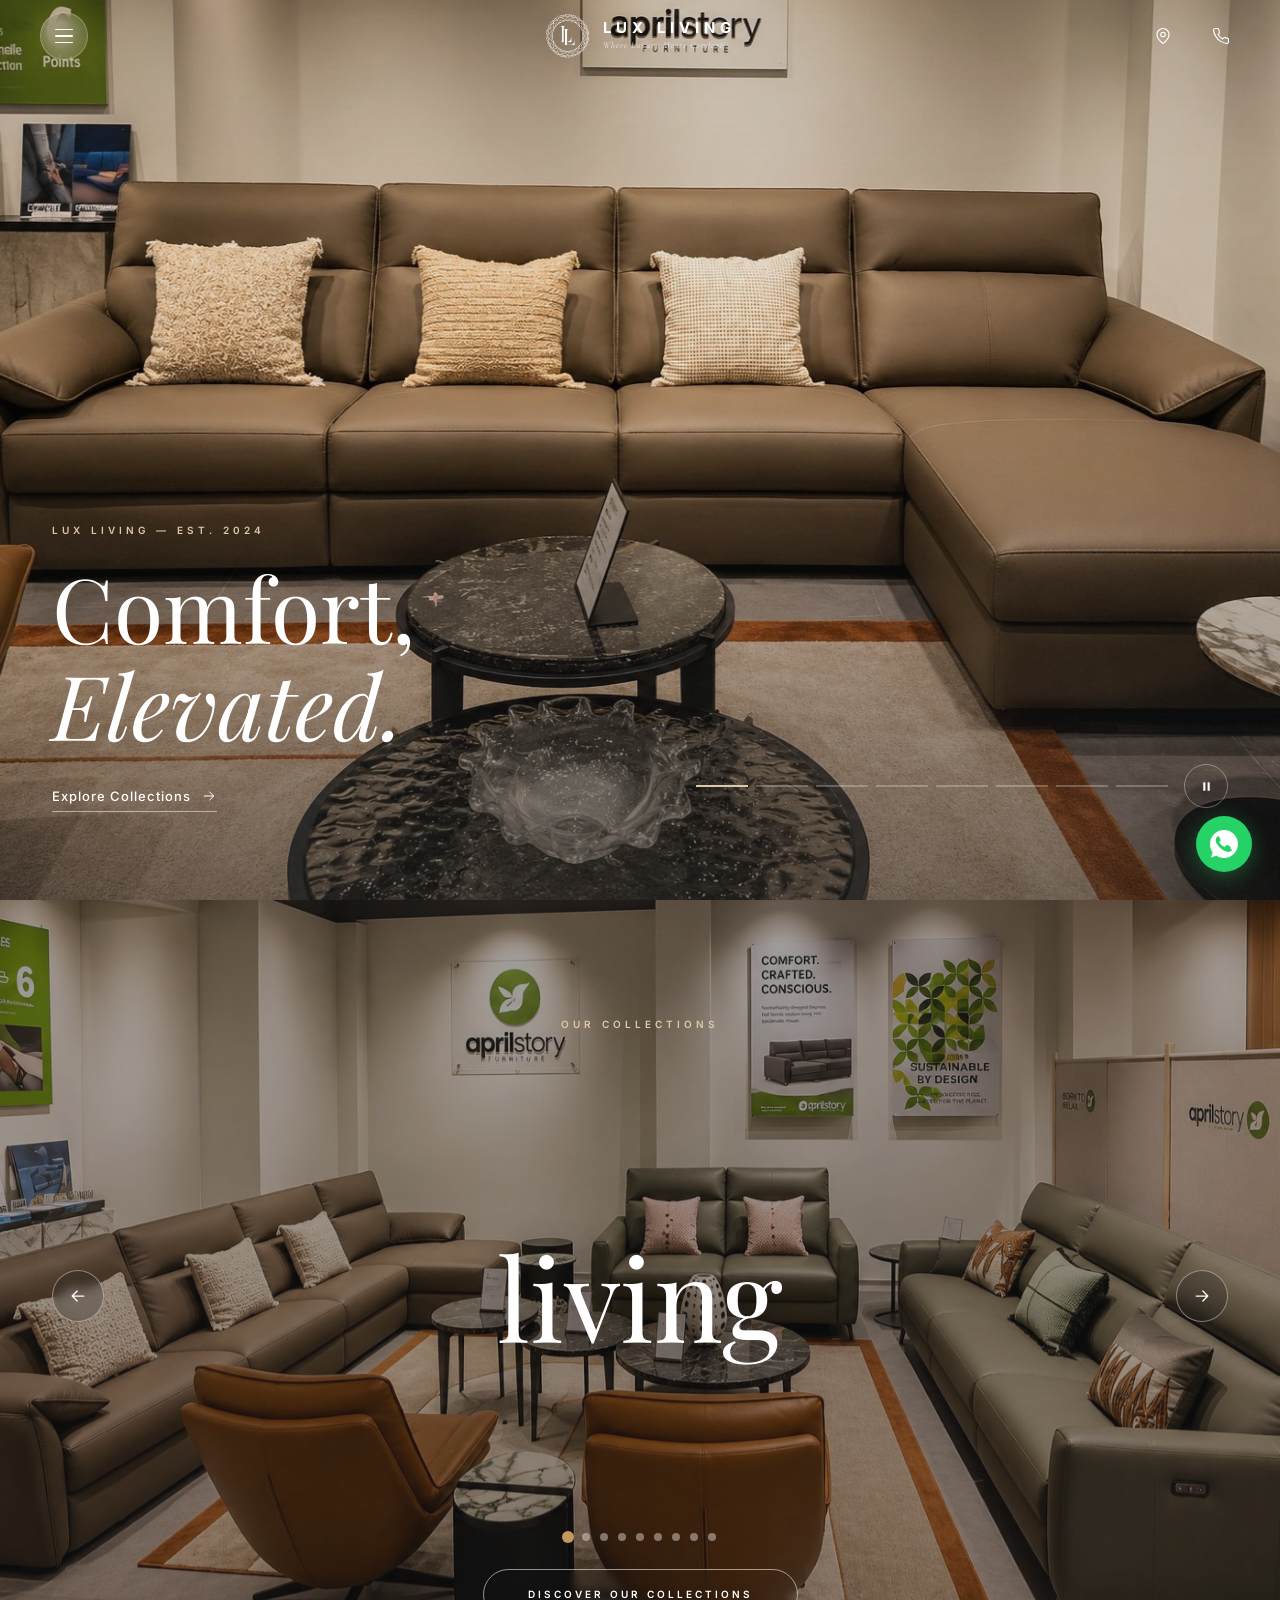
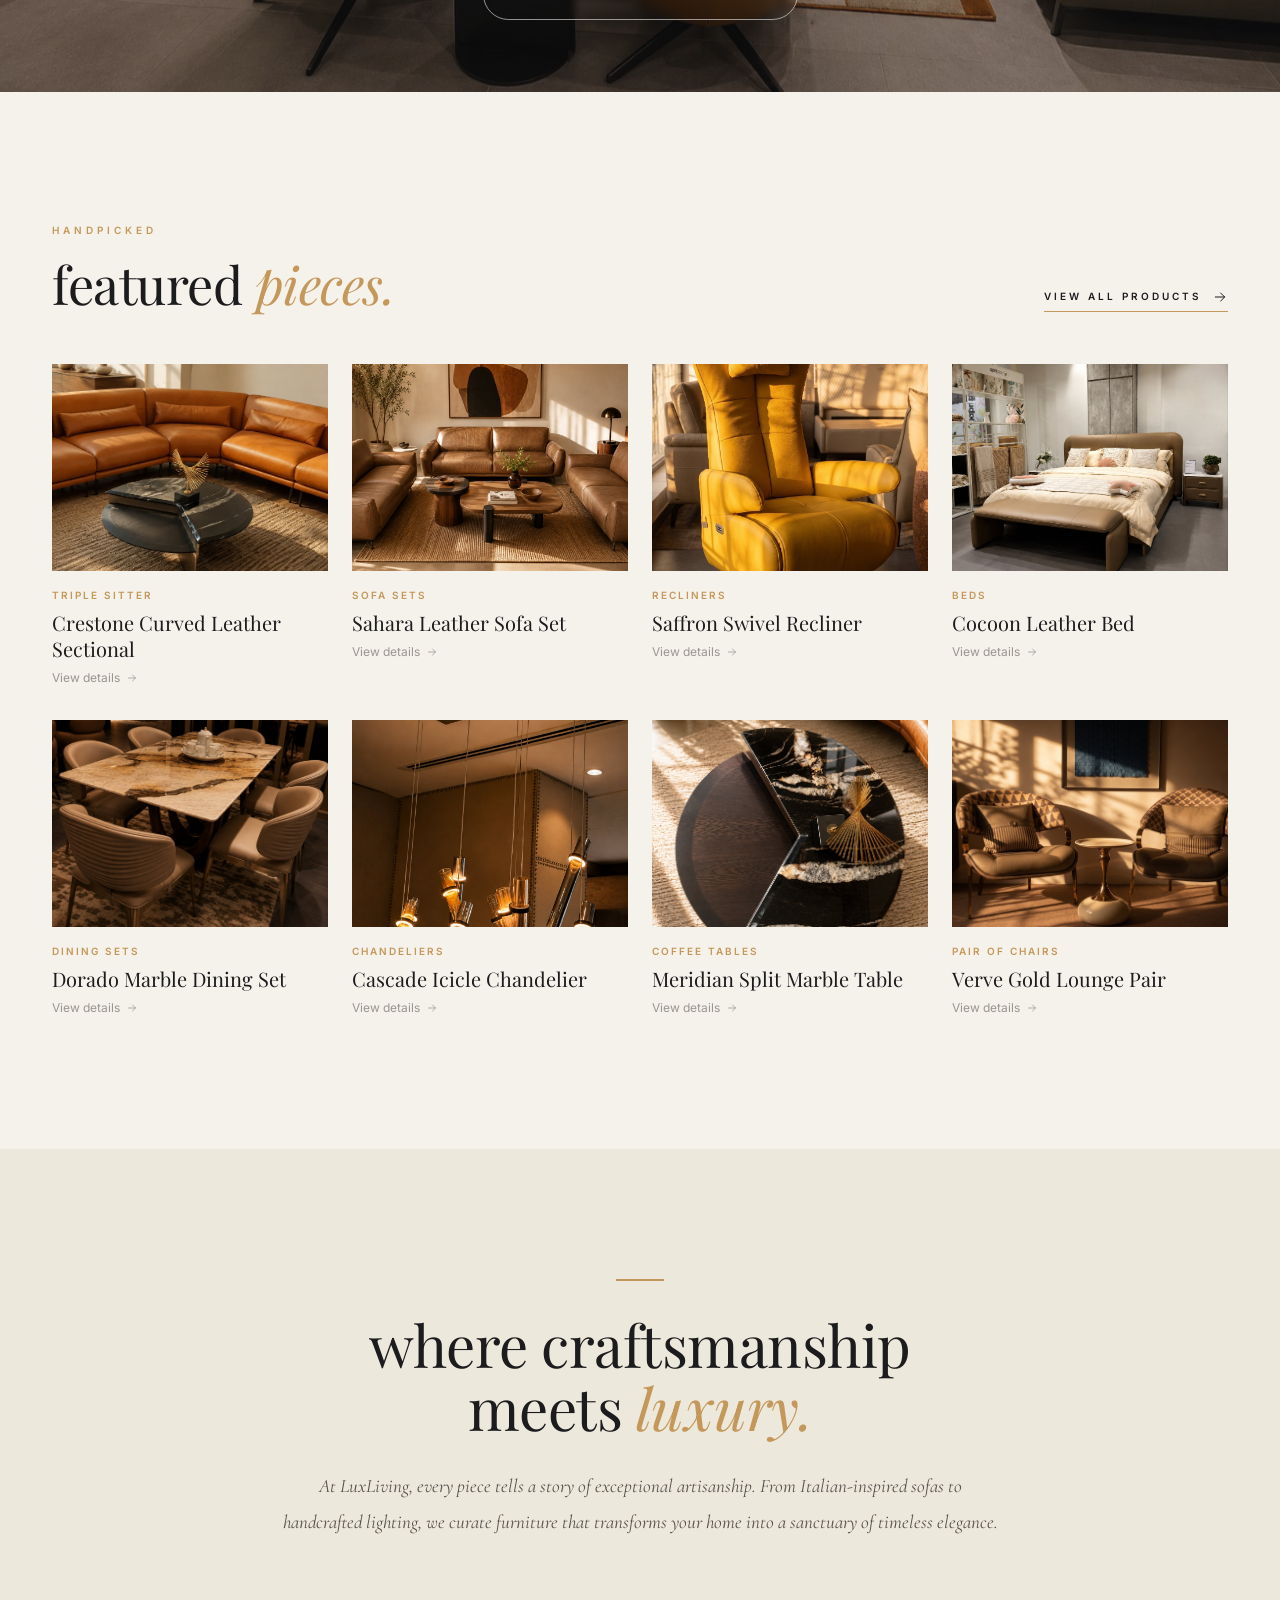
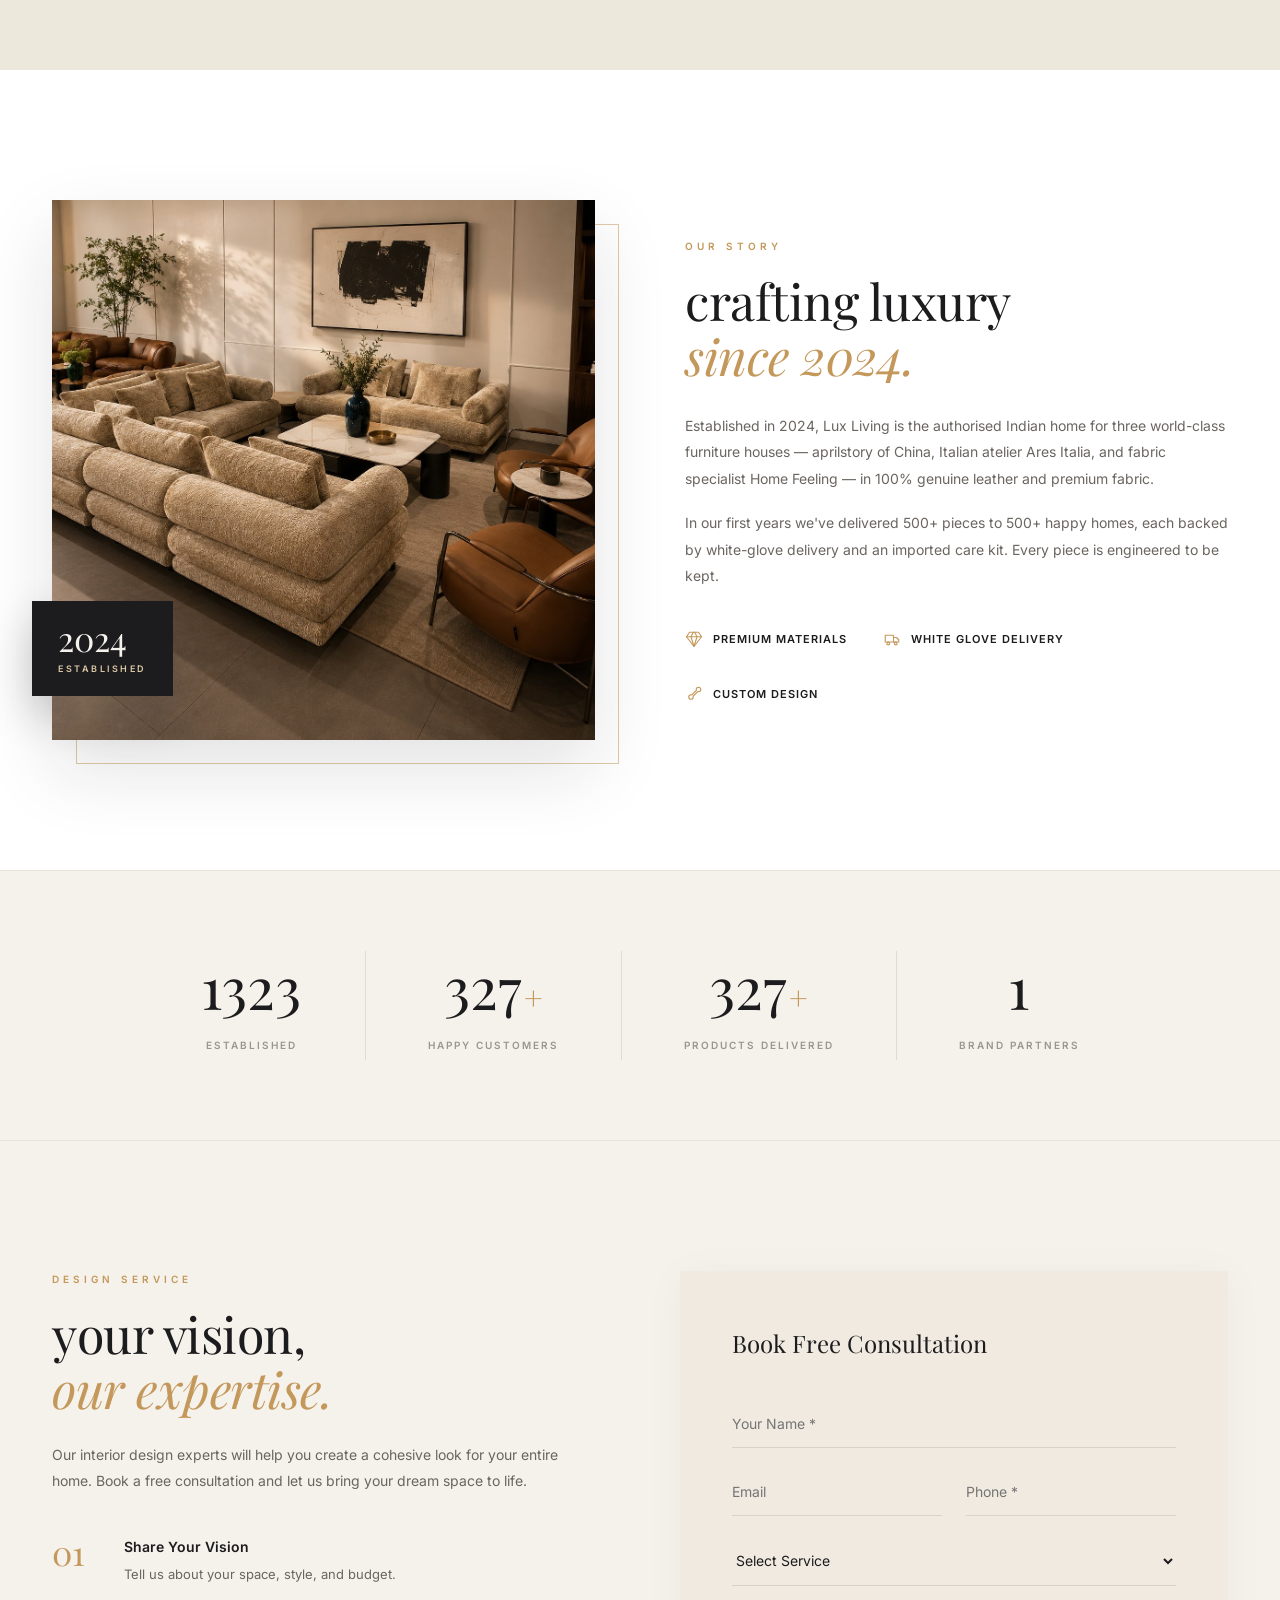
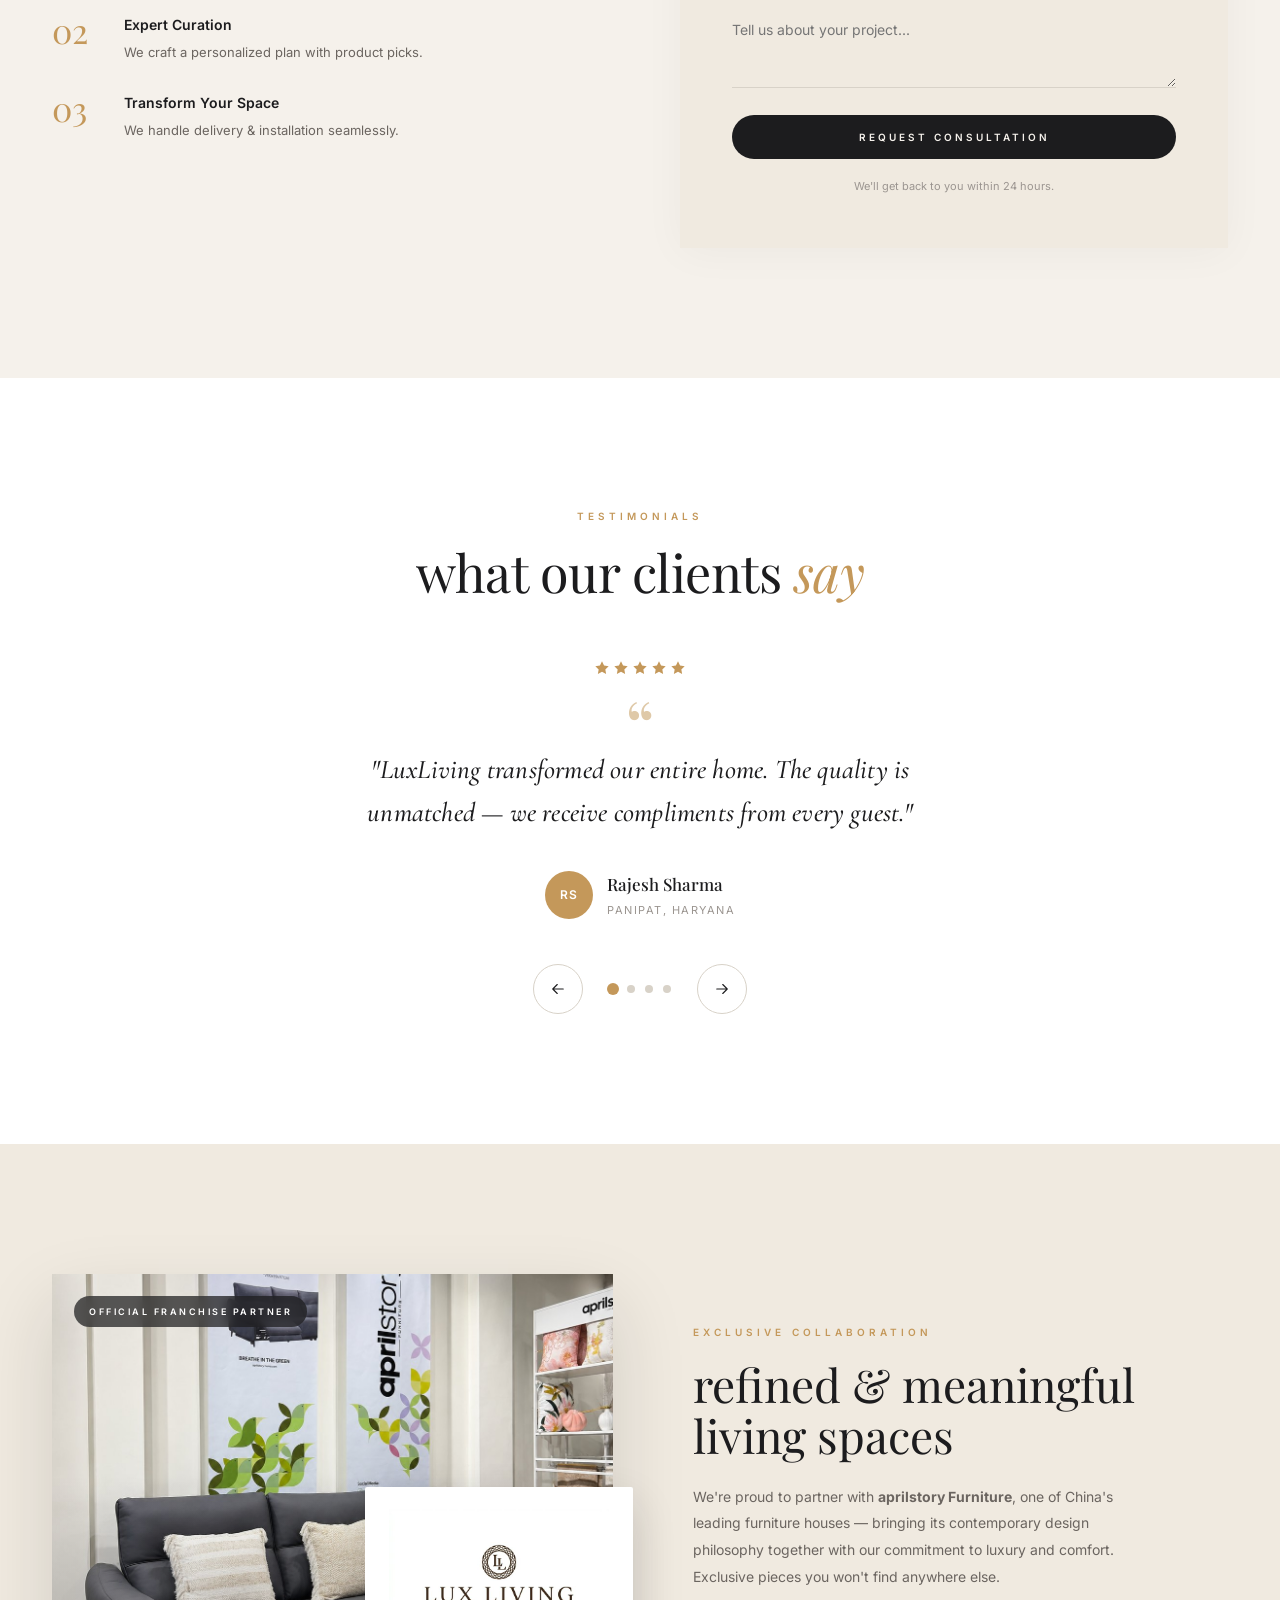
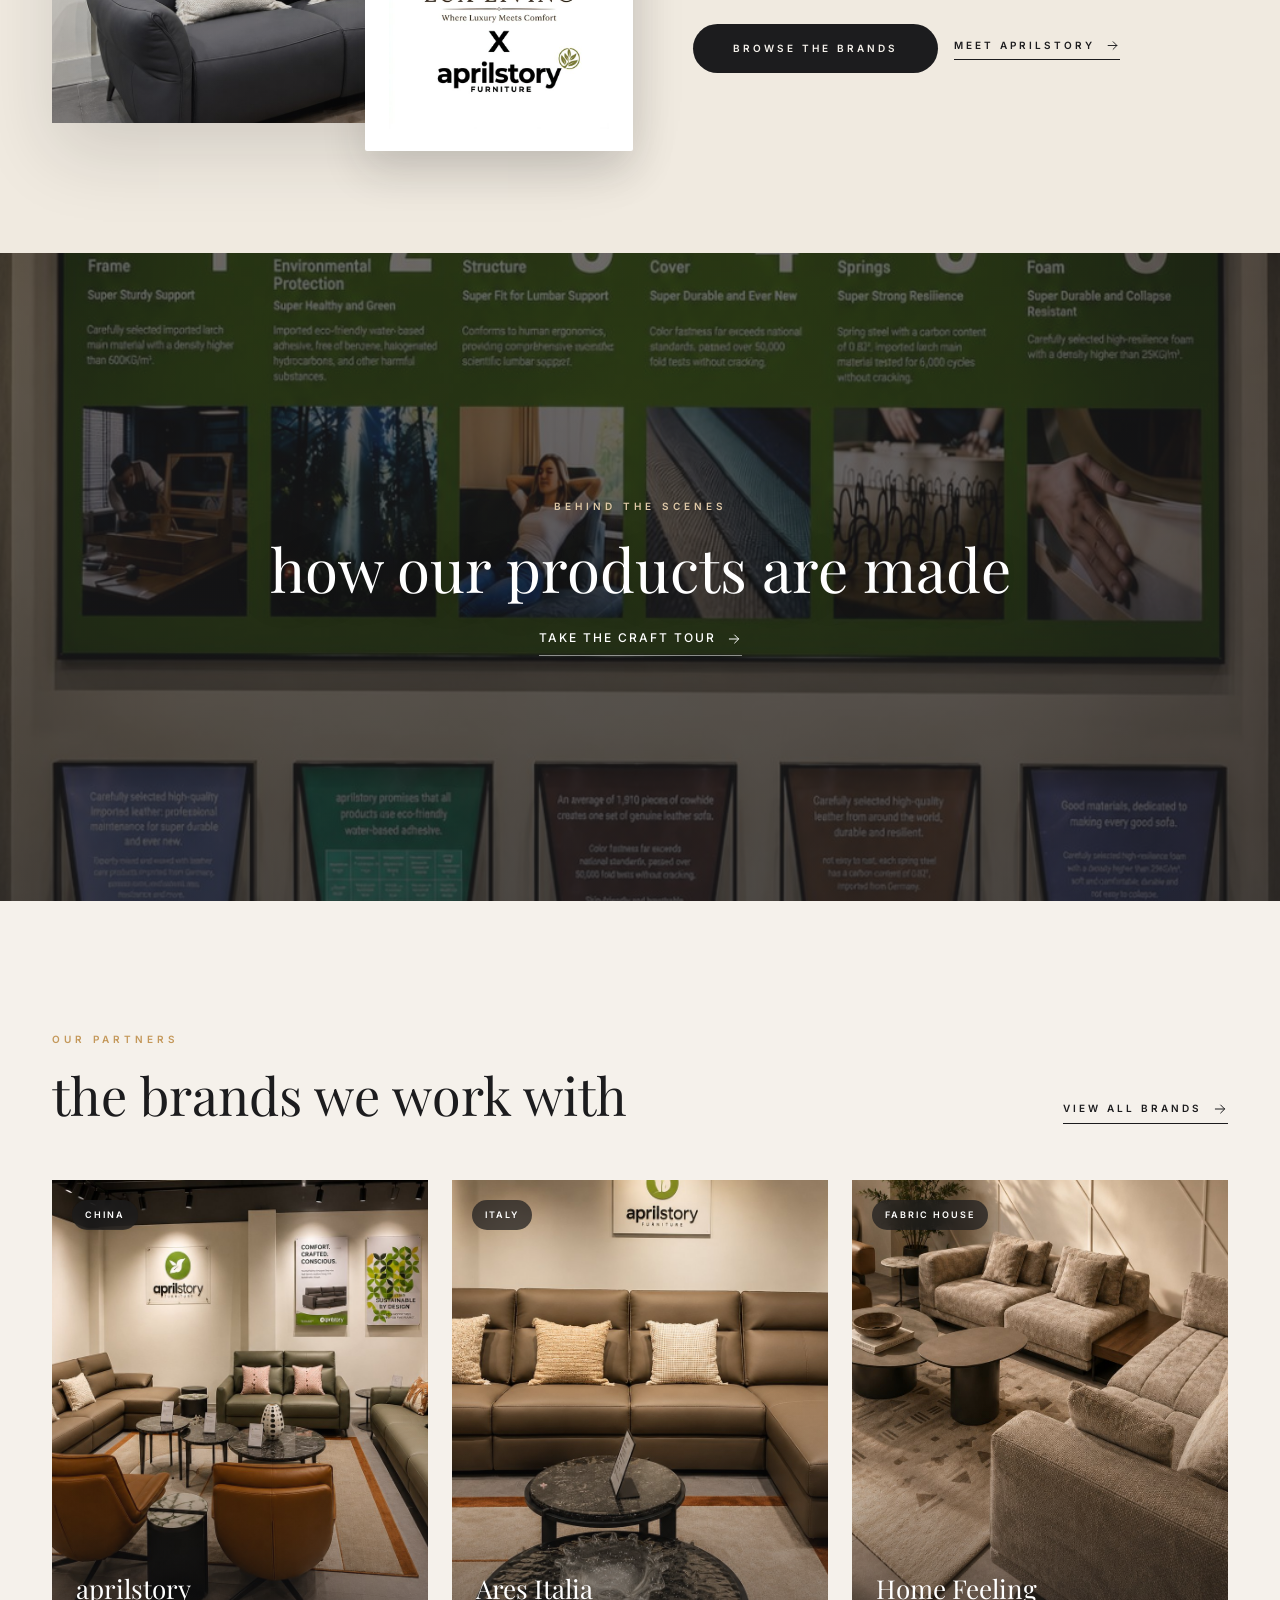
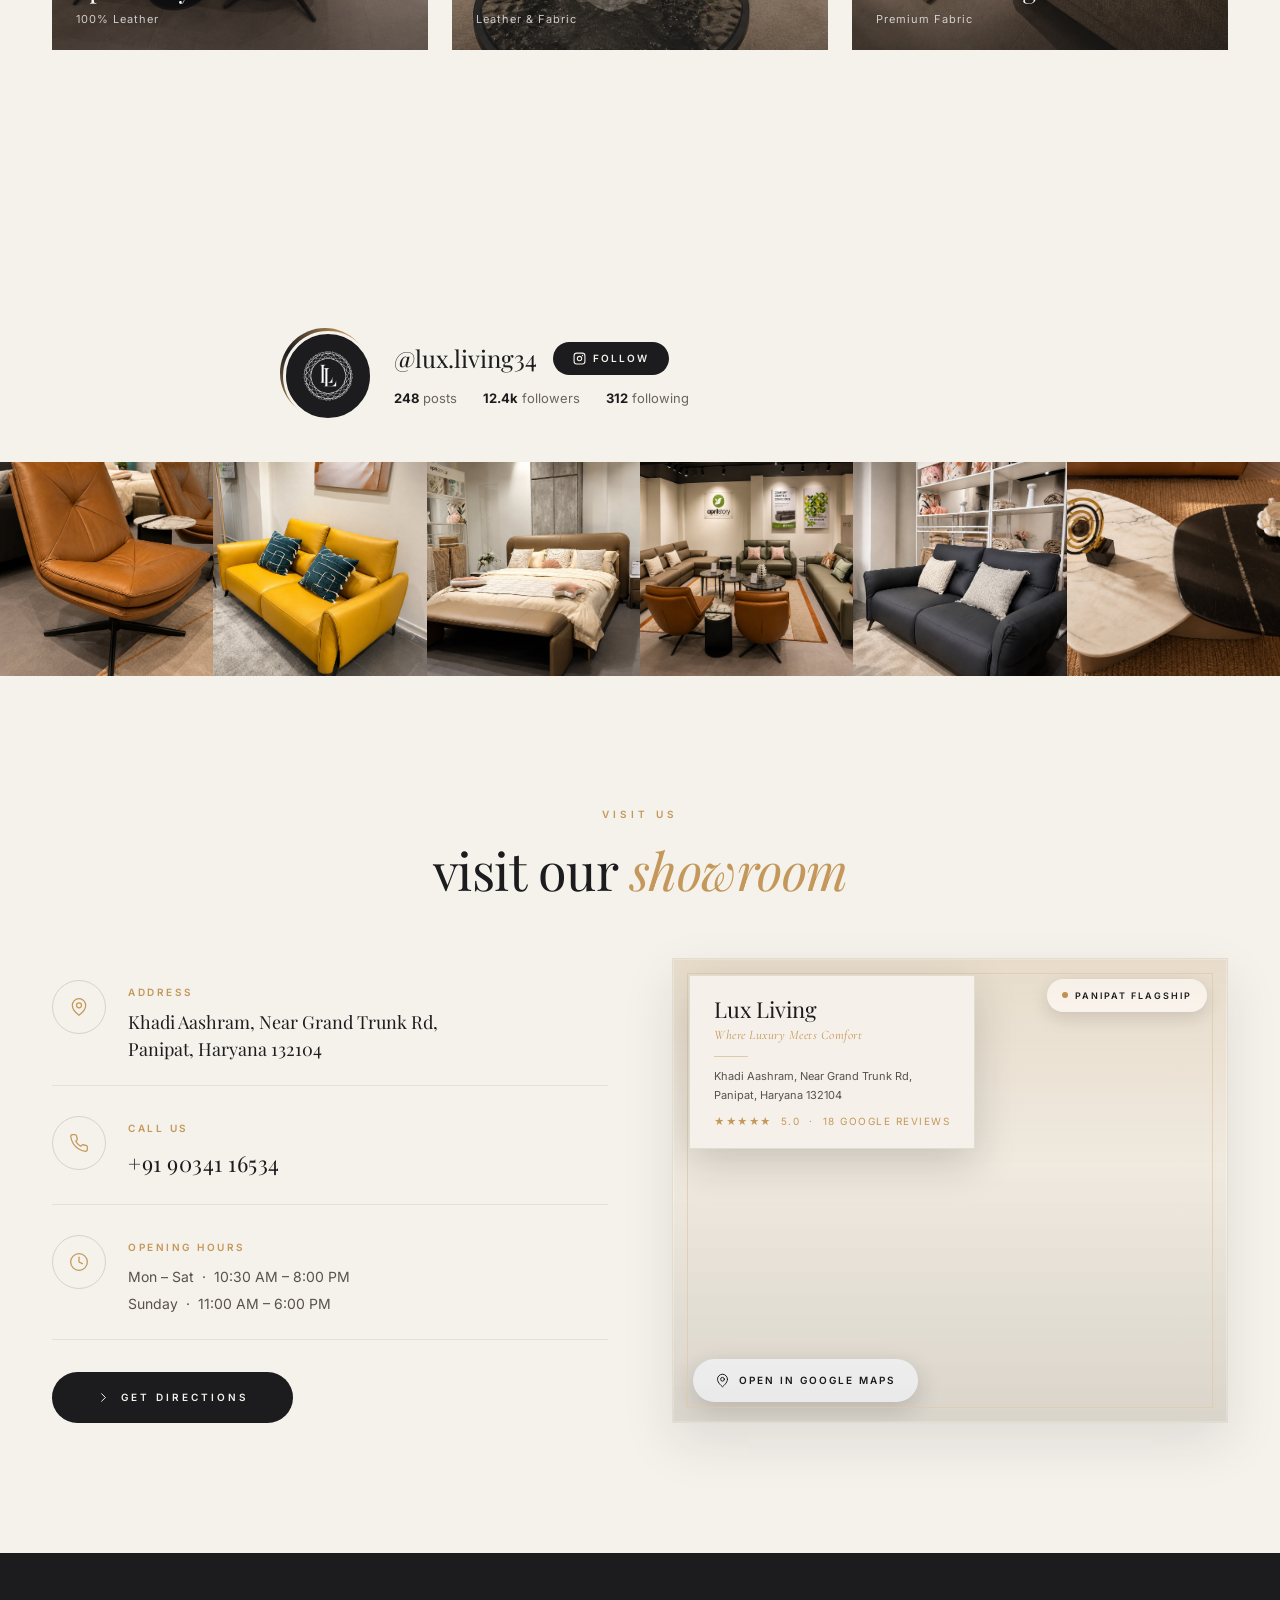
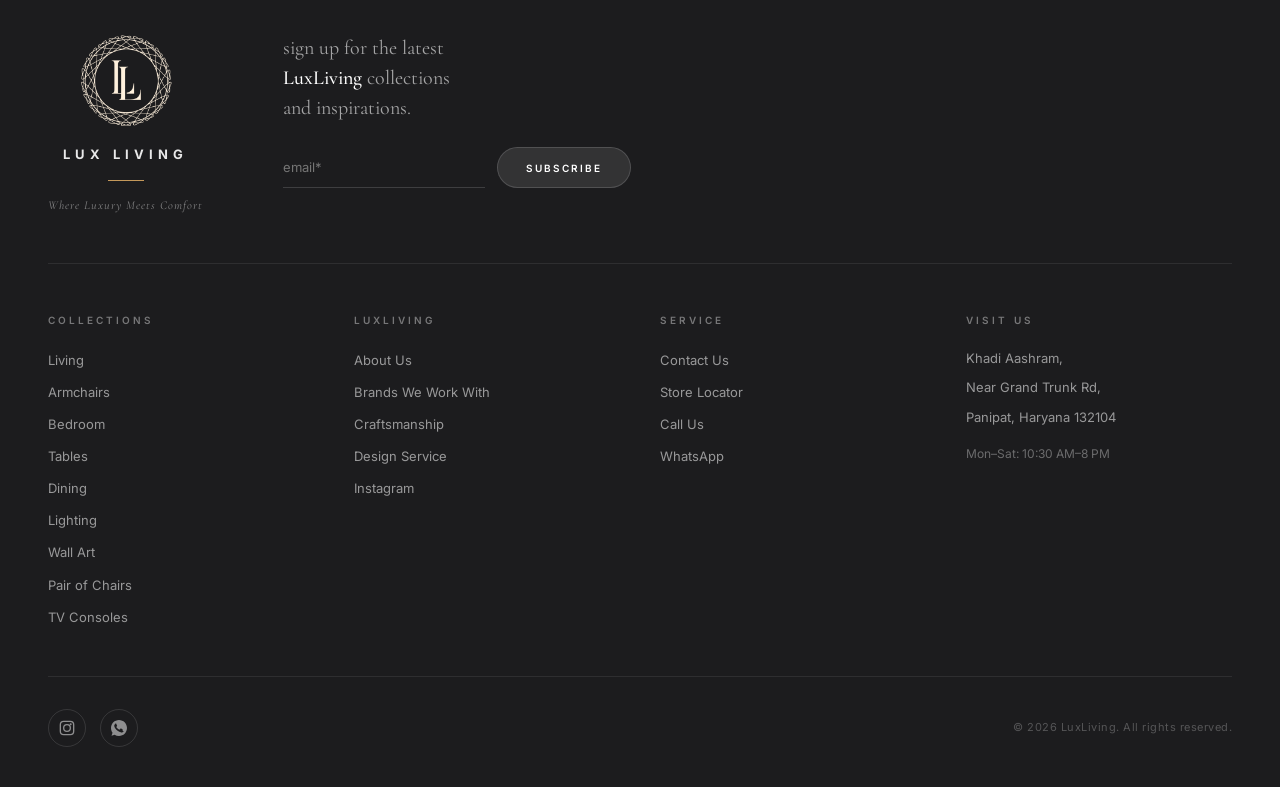
<file: index.html>
<!DOCTYPE html>
<html lang="en">
<head>
<meta charset="utf-8">
<meta name="viewport" content="width=device-width, initial-scale=1">
<title>Lux Living — Where Luxury Meets Comfort</title>
<meta name="description" content="LuxLiving, Panipat — authorised Indian home of aprilstory, Ares Italia and Home Feeling. Luxury furniture in 100% genuine leather and premium fabric.">
<link rel="icon" href="images/favicon-64.png">
<link rel="preconnect" href="https://fonts.googleapis.com">
<link rel="preconnect" href="https://fonts.gstatic.com" crossorigin>
<link href="https://fonts.googleapis.com/css2?family=Playfair+Display:ital,wght@0,400;0,500;0,600;1,400;1,500&family=Inter:wght@300;400;500;600;700&family=Cormorant+Garamond:ital,wght@0,400;0,500;1,400;1,500&display=swap" rel="stylesheet">
<link rel="stylesheet" href="css/styles.css">
</head>
<body>
<div style="font-family: 'Inter', -apple-system, sans-serif; font-size: 15px; line-height: 1.7; color: #1C1C1E; background: #F5F1EB; min-height: 100vh; overflow-x: hidden; -webkit-font-smoothing: antialiased;">

  <!-- ===== PRELOADER ===== -->
  <div id="preloader" style="position: fixed; inset: 0; z-index: 9999; background: #F5F1EB; display: flex; align-items: center; justify-content: center; flex-direction: column; clip-path: inset(0 0 0% 0); transition: clip-path 0.8s cubic-bezier(0.76,0,0.24,1);">
    <div style="position: absolute; top: 40px; left: 40px; width: 28px; height: 28px; border-color: #C4985A; border-style: solid; border-width: 1px 0 0 1px; opacity: 0.3;"></div>
    <div style="position: absolute; top: 40px; right: 40px; width: 28px; height: 28px; border-color: #C4985A; border-style: solid; border-width: 1px 1px 0 0; opacity: 0.3;"></div>
    <div style="position: absolute; bottom: 40px; left: 40px; width: 28px; height: 28px; border-color: #C4985A; border-style: solid; border-width: 0 0 1px 1px; opacity: 0.3;"></div>
    <div style="position: absolute; bottom: 40px; right: 40px; width: 28px; height: 28px; border-color: #C4985A; border-style: solid; border-width: 0 1px 1px 0; opacity: 0.3;"></div>
    <div style="display: flex; flex-direction: column; align-items: center;">
      <div id="pre-logo" style="position: relative; margin-bottom: 28px; opacity: 0; transform: scale(0.7); transition: opacity 1.2s cubic-bezier(0.22,1,0.36,1), transform 1.2s cubic-bezier(0.22,1,0.36,1);">
        <img src="images/image-Photoroom (8).png" alt="Lux Living" style="width: 110px; height: 110px; object-fit: contain; position: relative; z-index: 2;" />
        <div style="position: absolute; top: 50%; left: 50%; transform: translate(-50%,-50%); width: 140px; height: 140px; border-radius: 50%; background: radial-gradient(circle, rgba(196,152,90,0.12) 0%, transparent 70%); animation: glowPulse 2.5s ease-in-out infinite; z-index: 1;"></div>
      </div>
      <div id="pre-letters" style="display: flex; align-items: center; margin-bottom: 32px; padding-left: 10px;"></div>
      <div style="width: 200px; height: 1px; background: #E8E3DA; overflow: hidden; position: relative;">
        <div style="width: 100%; height: 100%; background: linear-gradient(90deg, #C4985A, #DFC9A8); transform-origin: left center; animation: barFill3s 3s cubic-bezier(0.22,1,0.36,1) 0.5s both;"></div>
      </div>
      <p id="pre-tag" style="font-family: 'Cormorant Garamond', serif; font-size: 13px; letter-spacing: 2px; color: #9B9590; margin: 28px 0 0; font-style: italic; opacity: 0; transform: translateY(10px); transition: opacity 0.8s cubic-bezier(0.22,1,0.36,1), transform 0.8s cubic-bezier(0.22,1,0.36,1);">Here we go, Let's get comfortable</p>
    </div>
    <span id="pre-year" style="position: absolute; bottom: 44px; font-size: 9px; font-weight: 500; letter-spacing: 4px; color: #9B9590; opacity: 0; transition: opacity 1s ease 0.3s;">EST. 2024</span>
  </div>

  <!-- ===== NAVBAR ===== -->
  <header id="nav" style="position: fixed; top: 0; left: 0; right: 0; z-index: 100; height: 72px; display: flex; align-items: center; justify-content: space-between; padding: 0 40px; transition: background 0.5s cubic-bezier(0.22,1,0.36,1), box-shadow 0.5s;">
    <button id="nav-menu-btn" class="nav-ham" aria-label="Open menu" style="width: 48px; height: 48px; border-radius: 50%; backdrop-filter: blur(8px); display: flex; flex-direction: column; align-items: center; justify-content: center; gap: 5px; cursor: pointer; transition: transform 0.3s cubic-bezier(0.22,1,0.36,1), background 0.3s; flex-shrink: 0;">
      <span style="display: block; width: 18px; height: 1.5px; background: #fff; border-radius: 2px;"></span>
      <span style="display: block; width: 18px; height: 1.5px; background: #fff; border-radius: 2px;"></span>
      <span style="display: block; width: 18px; height: 1.5px; background: #fff; border-radius: 2px;"></span>
    </button>
    <a href="#/" class="nav-logo" style="position: absolute; left: 50%; transform: translateX(-50%); text-decoration: none; display: flex; align-items: center; gap: 12px;">
      <img src="images/image-Photoroom (8).png" alt="Lux Living" class="nav-logo-img" style="width: 46px; height: 46px; flex-shrink: 0; object-fit: contain; transition: filter 0.5s, transform 0.5s cubic-bezier(0.22,1,0.36,1);" />
      <span style="display: flex; flex-direction: column; align-items: flex-start;">
        <span class="nav-text" style="font-size: 15px; font-weight: 700; letter-spacing: 5px; text-transform: uppercase; line-height: 1.2;">LUX LIVING</span>
        <span class="nav-tagline" style="font-family: 'Cormorant Garamond', serif; font-size: 9px; letter-spacing: 1px; font-style: italic; margin-top: 1px;">Where Luxury Meets Comfort</span>
      </span>
    </a>
    <div style="display: flex; align-items: center; gap: 20px;">
      <a href="https://maps.app.goo.gl/NP5b9cA1UCatDeWW8" target="_blank" rel="noopener noreferrer" aria-label="Store Locator" class="nav-icon" style="width: 38px; height: 38px; border-radius: 50%; display: flex; align-items: center; justify-content: center; transition: all 0.3s;">
        <svg width="18" height="18" viewBox="0 0 24 24" fill="none" stroke="currentColor" stroke-width="1.5" stroke-linecap="round" stroke-linejoin="round"><path d="M20 10c0 6-8 12-8 12s-8-6-8-12a8 8 0 0 1 16 0Z"></path><circle cx="12" cy="10" r="3"></circle></svg>
      </a>
      <a href="tel:+919034116534" aria-label="Call Us" class="nav-icon" style="width: 38px; height: 38px; border-radius: 50%; display: flex; align-items: center; justify-content: center; transition: all 0.3s;">
        <svg width="18" height="18" viewBox="0 0 24 24" fill="none" stroke="currentColor" stroke-width="1.5" stroke-linecap="round" stroke-linejoin="round"><path d="M22 16.92v3a2 2 0 0 1-2.18 2 19.79 19.79 0 0 1-8.63-3.07 19.5 19.5 0 0 1-6-6 19.79 19.79 0 0 1-3.07-8.67A2 2 0 0 1 4.11 2h3a2 2 0 0 1 2 1.72 12.84 12.84 0 0 0 .7 2.81 2 2 0 0 1-.45 2.11L8.09 9.91a16 16 0 0 0 6 6l1.27-1.27a2 2 0 0 1 2.11-.45 12.84 12.84 0 0 0 2.81.7A2 2 0 0 1 22 16.92z"></path></svg>
      </a>
    </div>
  </header>

  <!-- ===== SIDE MENU (rendered by app.js) ===== -->
  <div id="menu-root"></div>

  <!-- ===== PAGE VIEWS (rendered by app.js) ===== -->
  <main id="app"></main>

  <!-- ===== MODALS (zoom lightbox / instagram, rendered by app.js) ===== -->
  <div id="modal-root"></div>

  <!-- ===== FOOTER (rendered by app.js) ===== -->
  <div id="footer-root"></div>

  <!-- ===== WHATSAPP FLOAT ===== -->
  <a id="wa-float" href="https://wa.me/919034116534?text=Hello%20LuxLiving!%20I'm%20interested%20in%20your%20furniture%20collection." target="_blank" rel="noopener noreferrer" aria-label="Chat on WhatsApp" data-hover="transform: scale(1.1); box-shadow: 0 6px 28px rgba(37,211,102,0.45);" style="position: fixed; bottom: 28px; right: 28px; width: 56px; height: 56px; background: #25D366; color: #fff; border-radius: 50%; display: flex; align-items: center; justify-content: center; z-index: 997; box-shadow: 0 4px 20px rgba(37,211,102,0.35); transform: scale(0); opacity: 0; transition: all 0.5s cubic-bezier(0.34,1.56,0.64,1);">
    <svg viewBox="0 0 32 32" fill="currentColor" width="28" height="28"><path d="M16.004 0h-.008C7.174 0 0 7.176 0 16c0 3.5 1.128 6.744 3.046 9.378L1.054 31.29l6.118-1.958A15.916 15.916 0 0016.004 32C24.826 32 32 24.822 32 16S24.826 0 16.004 0zm9.316 22.612c-.39 1.1-1.932 2.014-3.17 2.28-.846.182-1.95.326-5.67-1.218-4.762-1.976-7.824-6.804-8.062-7.118-.228-.314-1.916-2.55-1.916-4.862s1.214-3.448 1.644-3.92c.39-.428.916-.628 1.222-.628.15 0 .284.008.404.014.43.018.646.042.93.718.356.846 1.222 2.982 1.328 3.2.108.22.214.516.068.828-.138.32-.258.46-.478.71-.22.25-.428.44-.648.71-.198.24-.422.494-.178.924.244.424 1.082 1.784 2.324 2.89 1.596 1.422 2.868 1.882 3.354 2.076.358.144.784.108 1.04-.166.322-.348.72-.924 1.124-1.494.288-.408.65-.46 1.04-.314.396.14 2.508 1.182 2.938 1.398.43.216.716.326.822.504.104.178.104 1.028-.286 2.128z"></path></svg>
  </a>

  <!-- ===== BACK TO TOP ===== -->
  <button id="btt" aria-label="Back to top" data-hover="background: #1C1C1E; color: #fff; border-color: #1C1C1E;" style="position: fixed; bottom: 28px; left: 28px; width: 44px; height: 44px; background: #F5F1EB; border: 1px solid #D8D2C8; border-radius: 50%; display: flex; align-items: center; justify-content: center; color: #1C1C1E; z-index: 997; cursor: pointer; transform: translateY(20px); opacity: 0; visibility: hidden; transition: all 0.35s cubic-bezier(0.22,1,0.36,1);">
    <svg width="20" height="20" viewBox="0 0 24 24" fill="none" stroke="currentColor" stroke-width="1.5" stroke-linecap="round" stroke-linejoin="round"><path d="M18 15l-6-6-6 6"></path></svg>
  </button>

  <!-- film grain -->
  <div style="position: fixed; inset: 0; pointer-events: none; z-index: 9998; opacity: 0.025; background-image: url('data:image/svg+xml;utf8,&lt;svg xmlns=&quot;http://www.w3.org/2000/svg&quot; viewBox=&quot;0 0 256 256&quot;&gt;&lt;filter id=&quot;n&quot;&gt;&lt;feTurbulence type=&quot;fractalNoise&quot; baseFrequency=&quot;0.9&quot; numOctaves=&quot;4&quot; stitchTiles=&quot;stitch&quot;/&gt;&lt;/filter&gt;&lt;rect width=&quot;100%&quot; height=&quot;100%&quot; filter=&quot;url(%23n)&quot;/&gt;&lt;/svg&gt;');"></div>
</div>

<script src="js/data.js"></script>
<script src="js/app.js"></script>
</body>
</html>
</file>
<file: css/styles.css>
/* ==========================================================================
   LuxLiving — Where Luxury Meets Comfort
   Global stylesheet (ported from the Claude Design prototype)
   ========================================================================== */

body { margin: 0; background: #F5F1EB; }
::selection { background: #DFC9A8; color: #1C1C1E; }
::-webkit-scrollbar { width: 4px; }
::-webkit-scrollbar-track { background: transparent; }
::-webkit-scrollbar-thumb { background: #D8D2C8; border-radius: 10px; }

/* ---- keyframes ---- */
@keyframes glowPulse { 0%, 100% { transform: translate(-50%,-50%) scale(1); opacity: 0.6; } 50% { transform: translate(-50%,-50%) scale(1.15); opacity: 1; } }
@keyframes waPulse { 0%, 100% { box-shadow: 0 4px 20px rgba(37,211,102,0.35); } 50% { box-shadow: 0 4px 32px rgba(37,211,102,0.55); } }
@keyframes successPulse { 0% { transform: scale(0); opacity: 0; } 50% { transform: scale(1.15); } 100% { transform: scale(1); opacity: 1; } }
@keyframes barFill3s { from { transform: scaleX(0); } to { transform: scaleX(1); } }
@keyframes pageEnter { from { opacity: 0; transform: translateY(12px); } to { opacity: 1; transform: translateY(0); } }
@keyframes craftKb { from { transform: scale(1.02); } to { transform: scale(1.1); } }
@keyframes barFill6s { from { transform: scaleX(0); } to { transform: scaleX(1); } }
@keyframes menuIn { from { transform: translateX(-48px); opacity: 0; } to { transform: translateX(0); opacity: 1; } }
@keyframes fadeIn { from { opacity: 0; } to { opacity: 1; } }

/* ---- product / brand cards ----
   Blank-proof hover: the primary photo NEVER fades out. On hover the alternate
   photo fades in on top of it (with its own solid backdrop, so it fully covers
   the primary once visible). If the alternate is missing or still downloading,
   it is kept hidden — so the product photo is visible in every possible state,
   on every device, stuck-hover or not. */
.lux-card-img2 { background: #F0EAE0; }
@media (hover: hover) and (pointer: fine) {
  .lux-card:hover .lux-card-img1 { transform: scale(1.06); }
  .lux-card:hover .lux-card-img2 { opacity: 1; transform: scale(1); }
  .lux-card.img2-loading:hover .lux-card-img2 { opacity: 0 !important; }
}
.lux-card:hover .lux-card-arrow { opacity: 1; transform: translateY(0); }
.lux-card:hover .lux-card-title { color: #C4985A; }
.lux-card:has(.lux-card-img2[src=""]) .lux-card-img2 { display: none; }
.brand-card { transition: transform 0.6s cubic-bezier(0.22,1,0.36,1); }
.brand-card:hover { transform: translateY(-6px); }
.brand-card img { transition: transform 1s cubic-bezier(0.22,1,0.36,1); }
.brand-card:hover img { transform: scale(1.07); }
.brand-card .brand-card-name { transition: color 0.4s ease; }
.brand-card:hover .brand-card-name { color: #DFC9A8; }
.brand-list-card:hover img { transform: scale(1.05); }

/* ---- contact / map ----
   Parchment-toned map: warm sepia duotone that matches the site's cream & gold
   palette at rest, revealing true colours on hover. */
.map-premium iframe { filter: sepia(0.45) grayscale(0.5) saturate(1.35) brightness(1.04) contrast(0.96) hue-rotate(-8deg); transition: filter 0.8s cubic-bezier(0.22,1,0.36,1); }
.map-premium:hover iframe { filter: none; }
.map-premium::after { content: ''; position: absolute; inset: 0; pointer-events: none; background: linear-gradient(180deg, rgba(196,152,90,0.14) 0%, rgba(245,241,235,0.06) 45%, rgba(28,28,30,0.10) 100%); mix-blend-mode: multiply; transition: opacity 0.8s cubic-bezier(0.22,1,0.36,1); z-index: 1; }
.map-premium:hover::after { opacity: 0; }
.map-premium::before { content: ''; position: absolute; inset: 14px; border: 1px solid rgba(223,201,168,0.7); pointer-events: none; z-index: 2; transition: inset 0.6s cubic-bezier(0.22,1,0.36,1), border-color 0.6s; }
.map-premium:hover::before { inset: 10px; border-color: rgba(196,152,90,0.9); }
@media (max-width: 700px) { .map-flagship { display: none !important; } }
.contact-item:hover .contact-icon { background: #C4985A; border-color: #C4985A; color: #fff; }
.contact-icon { transition: background 0.4s ease, border-color 0.4s ease, color 0.4s ease; }

/* ---- focus rings ---- */
a:focus-visible, button:focus-visible, input:focus-visible, select:focus-visible, textarea:focus-visible { outline: 2px solid #C4985A; outline-offset: 3px; border-radius: 2px; }

/* ---- form fields ---- */
.field:focus { border-bottom: 1px solid #C4985A !important; }
.news-input:focus { border-bottom: 1px solid #C4985A !important; box-shadow: 0 1px 0 0 #C4985A; }

/* ---- navbar states ----
   Transparent over dark heroes (home / craft / brands / brand detail at top),
   solid everywhere else and once scrolled. */
#nav { --nav-text: #fff; --nav-tagline: rgba(255,255,255,0.8); background: transparent; }
#nav.solid, #nav.scrolled { --nav-text: #1C1C1E; --nav-tagline: #9B9590; }
#nav.solid { background: #F5F1EB; }
#nav.scrolled { background: rgba(245,241,235,0.92); backdrop-filter: blur(16px) saturate(1.2); box-shadow: 0 1px 0 #E8E3DA, 0 4px 20px rgba(0,0,0,0.03); }
#nav .nav-text { color: var(--nav-text); }
#nav .nav-tagline { color: var(--nav-tagline); }
#nav .nav-icon { color: var(--nav-text); }
#nav .nav-icon:hover { background: rgba(255,255,255,0.15); transform: scale(1.05); }
#nav.solid .nav-icon:hover, #nav.scrolled .nav-icon:hover { background: rgba(28,28,30,0.08); }
#nav .nav-ham { background: rgba(255,255,255,0.15); border: 1px solid rgba(255,255,255,0.25); }
#nav.solid .nav-ham, #nav.scrolled .nav-ham { background: #1C1C1E; border: none; }
#nav .nav-ham:hover { transform: scale(1.08); }
#nav .nav-logo-img { filter: brightness(0) invert(1) drop-shadow(0 1px 8px rgba(0,0,0,0.25)); }
#nav.solid .nav-logo-img, #nav.scrolled .nav-logo-img { filter: none; }
#nav .nav-logo:hover .nav-logo-img { transform: rotate(8deg); }

/* ---- responsive (attribute selectors match the verbatim inline styles) ---- */
@media (max-width: 860px) {
  [style*="grid-template-columns: 1fr 1fr"],
  [style*="grid-template-columns: 1.1fr 1fr"],
  [style*="grid-template-columns: 1fr 1.2fr"],
  [style*="grid-template-columns: 1.05fr 1fr"],
  [style*="grid-template-columns: 1.15fr 1fr"],
  [style*="grid-template-columns: 1.2fr 1fr"],
  [style*="grid-template-columns: repeat(3, 1fr)"] { grid-template-columns: 1fr !important; }
  [style*="grid-template-columns: repeat(4, 1fr)"] { grid-template-columns: 1fr 1fr !important; }
  [style*="grid-template-columns: repeat(6, 1fr)"] { grid-template-columns: repeat(3, 1fr) !important; }
  [style*="padding: 0 52px"] { padding-left: 22px !important; padding-right: 22px !important; }
  [style*="padding: 190px 52px 90px"] { padding-left: 22px !important; padding-right: 22px !important; }
  [style*="left: 52px"] { left: 22px !important; }
  [style*="right: 52px"] { right: 22px !important; }
  [style*="gap: 110px"] { gap: 34px !important; }
  [style*="gap: 90px"] { gap: 40px !important; }
  [style*="gap: 80px"] { gap: 36px !important; flex-wrap: wrap !important; }
  [style*="gap: 64px"] { gap: 36px !important; }
  [style*="padding: 130px 0"] { padding-top: 76px !important; padding-bottom: 76px !important; }
  [style*="padding: 110px 0"] { padding-top: 72px !important; padding-bottom: 72px !important; }
  [style*="padding: 130px 0 0"] { padding-top: 76px !important; }
  [style*="min(960px, 96vw)"] { flex-direction: column !important; max-height: 92vh !important; overflow-y: auto !important; }
  [style*="min(790px, 94vw)"] { width: min(440px, 94vw) !important; }
  .about-media { height: 320px !important; }
  .hero-bar { width: 26px !important; }
  /* product detail: stack gallery over info (7fr 5fr never matched the generic rules) */
  [style*="grid-template-columns: 7fr 5fr"] { grid-template-columns: 1fr !important; }
  [style*="gap: 72px"] { gap: 34px !important; }
  [style*="padding: 48px 52px 130px"] { padding: 28px 22px 84px !important; }
  [style*="padding: 80px 52px 130px"] { padding: 48px 22px 84px !important; }
  /* stats strip, consultation card, brand cards, footer */
  [style*="padding: 6px 62px"] { padding: 6px 26px !important; }
  [style*="padding: 52px;"] { padding: 34px 22px !important; }
  [style*="padding: 60px 56px"] { padding: 36px 24px !important; }
  [style*="padding: 80px 48px 40px"] { padding: 56px 22px 32px !important; }
}
.pdp-thumbs { flex-wrap: wrap; }
@media (max-width: 640px) {
  #nav { padding: 0 14px !important; }
  #nav .nav-icon { width: 34px !important; }
  .pdp-thumbs button { width: 84px !important; height: 64px !important; }
}
@media (max-width: 480px) {
  .nav-tagline { display: none; }
  #nav .nav-text { font-size: 13px !important; letter-spacing: 3px !important; }
}
@media (max-width: 520px) {
  [style*="grid-template-columns: repeat(4, 1fr)"] { grid-template-columns: 1fr !important; }
  [style*="grid-template-columns: repeat(6, 1fr)"] { grid-template-columns: repeat(2, 1fr) !important; }
}
</file>
